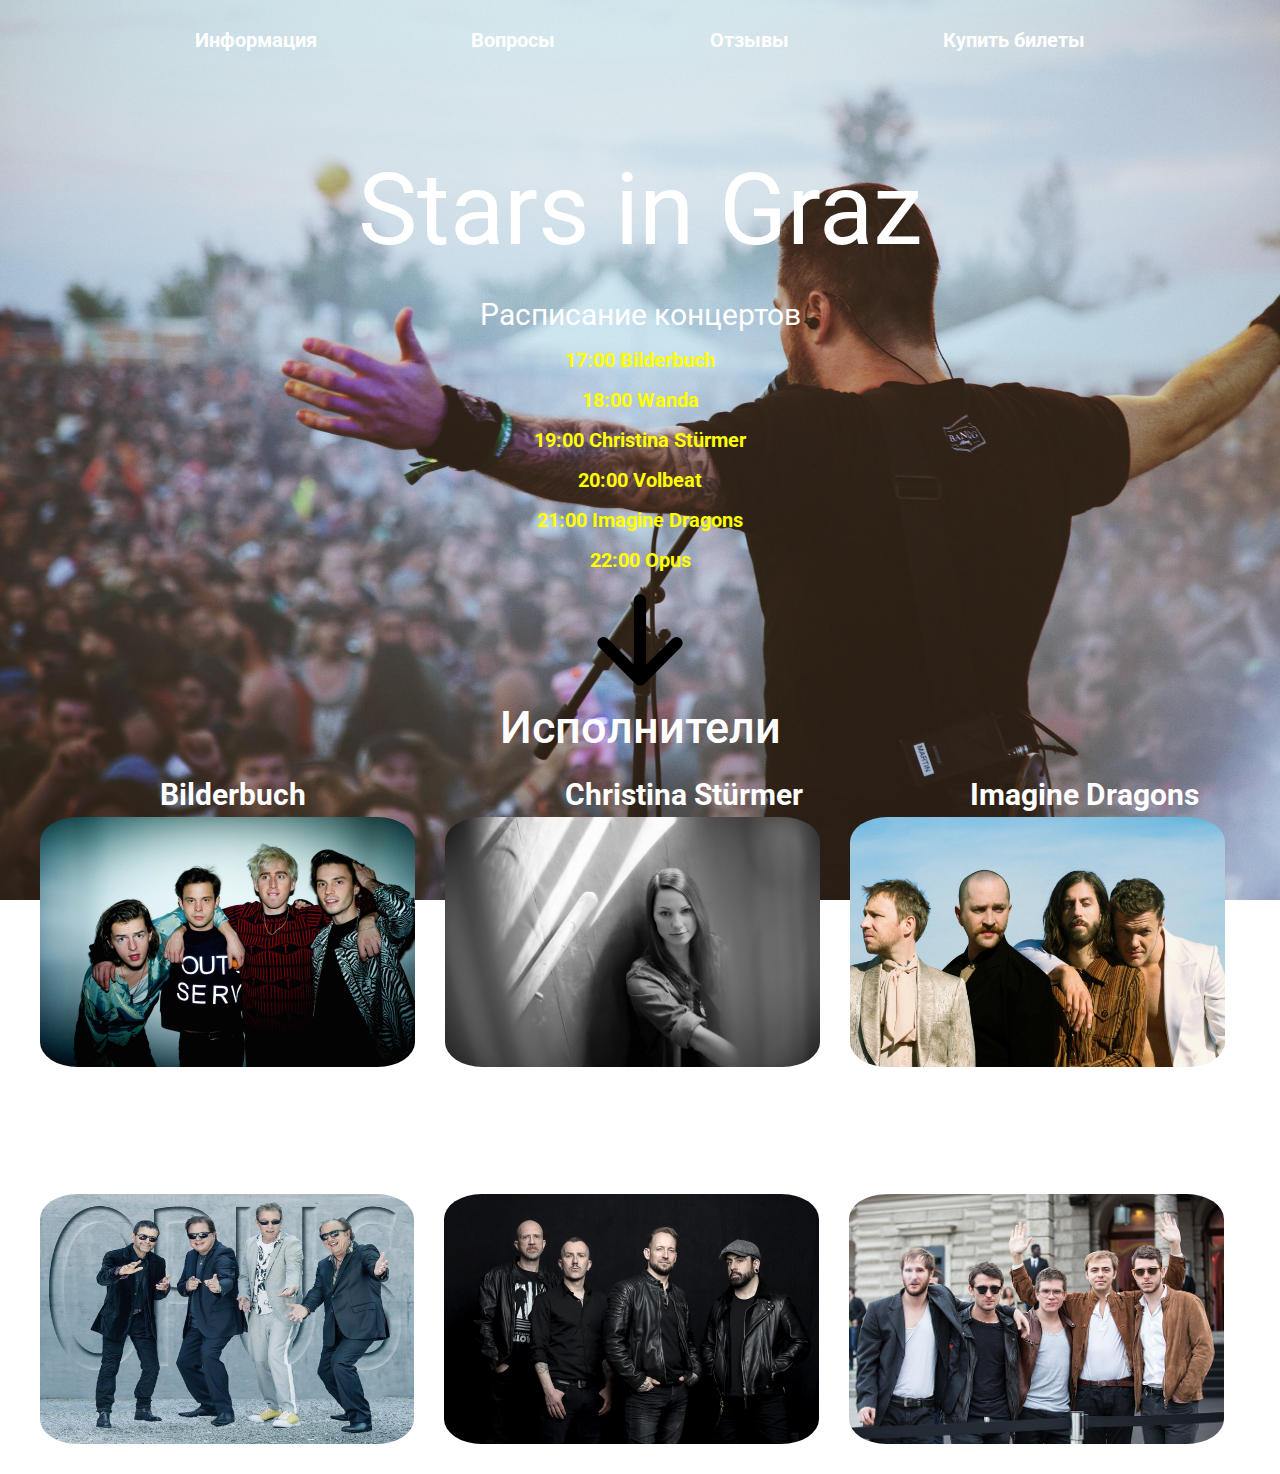
<file: index.html>
<!DOCTYPE html>
<html lang="en">
<head>
    <meta charset="UTF-8">
    <meta name="viewport" content="width=device-width, initial-scale=1.0">
    <link rel="stylesheet" href="style.css">
    <title>Document</title>
</head>
<body>
    <div class="wrapper">
        <header class="header">
            <div class="header__container _container">
                <nav class="header__menu menu">
                    <ul class="menu__list">
                        <li class="menu__items">
                            <a href="html_pages/header__info/info.html" target="_blank" class="menu__link">Информация</a>
                        </li>
                        <li class="menu__items">
                            <a href="html_pages/header__info/questions.html" target="_blank" class="menu__link">Вопросы</a>
                        </li>
                        <li class="menu__items">
                            <a href="html_pages/header__info/reviews.html" target="_blank" class="menu__link">Отзывы</a>
                        </li>
                        <li class="menu__items">
                            <a href="#" class="menu__link">Купить билеты</a>
                        </li>
                    </ul>
                </nav>    
            </div>
        </header>
        

        <main class="main">
            <div class="main-firstblock first-block">
                <div class="firstblock__container _container">
                    <div class="main__concert__schedule">
                        <h1 class="main__header">Stars in Graz</h1>
                        <div class="main__concert__pargraph">
                            <p class="main__paragraph">Расписание концертов<p></p>
                        </div>
                        <ul class="main__items">
                            <li class="main__item">17:00 Bilderbuch</li>
                            <li class="main__item">18:00 Wanda</li>
                            <li class="main__item">19:00 Christina Stürmer</li>
                            <li class="main__item">20:00 Volbeat</li>
                            <li class="main__item">21:00 Imagine Dragons</li>
                            <li class="main__item">22:00 Opus</li>
                        </ul>
                    </div>

                    <div class="main__image">
                        <img class="main__image__arrow" src="img/favicons/arrow-down.svg" alt="doesn't work">
                    </div> 
                </div>
            </div>
            <div class="main__content content">
                <div class="content__container _container">
                    <div class="main__announcement">
                        <h2>Исполнители</h2>
                    </div>
                    <div class="content__row">
                        <div class="content__column">
                            <h2 class="main__title__1">Bilderbuch</h2>
                            <div class="content__image">
                                <a href="html_pages/bilderbuch.html" target="_blank"><img class="main__image__1" src="img/artists/bilderbuch.jpg" alt="doesn't work"></a>
                            </div>
                        </div>
                        
                            <div class="content__column">
                                <h2 class="main__title__1">Christina Stürmer</h2>
                                <div class="content__image">
                                    <a href="html_pages/christina.html" target="_blank"><img class="main__image__2" src="img/artists/christina-sturmer3.jpg" alt="doesn't work"></a>
                                </div>
                            </div>
                            <div class="content__column">
                                <h2 class="main__title__1">Imagine Dragons</h2>
                                <div class="content__image">
                                    <a href="html_pages/imagine.html" target="_blank"><img class="main__image__3" src="img/artists/imagine-dragons.jpg" alt="doesn't work"></a>
                                </div>
                            </div>
                        <div class="content__column">
                            <h2 class="main__title__1">Opus</h2>
                                <div class="content__image">
                                    <a href="html_pages/opus.html" target="_blank"><img class="main__image__4" src="img/artists/opus.jpg" alt="doesn't work"></a>
                                </div>
                        </div>
                        <div class="content__column">
                            <h2 class="main__title__1">Volbeat</h2>
                                <div class="content__image">
                                    <a href="html_pages/opus.html" target="_blank"><img class="main__image__4" src="img/artists/volbeat2.jpg" alt="doesn't work"></a>
                                </div>
                        </div>
                        <div class="content__column">
                            <h2 class="main__title__1">Wanda</h2>
                                <div class="content__image">
                                    <a href="html_pages/wanda.html" target="_blank"><img class="main__image__6" src="img/artists/wanda3.jpg" alt="doesn't work"></a>
                                </div>
                        </div>
                    </div>
                    
            </div>
        </main>

        
    </div>
</body>
</html>
</file>
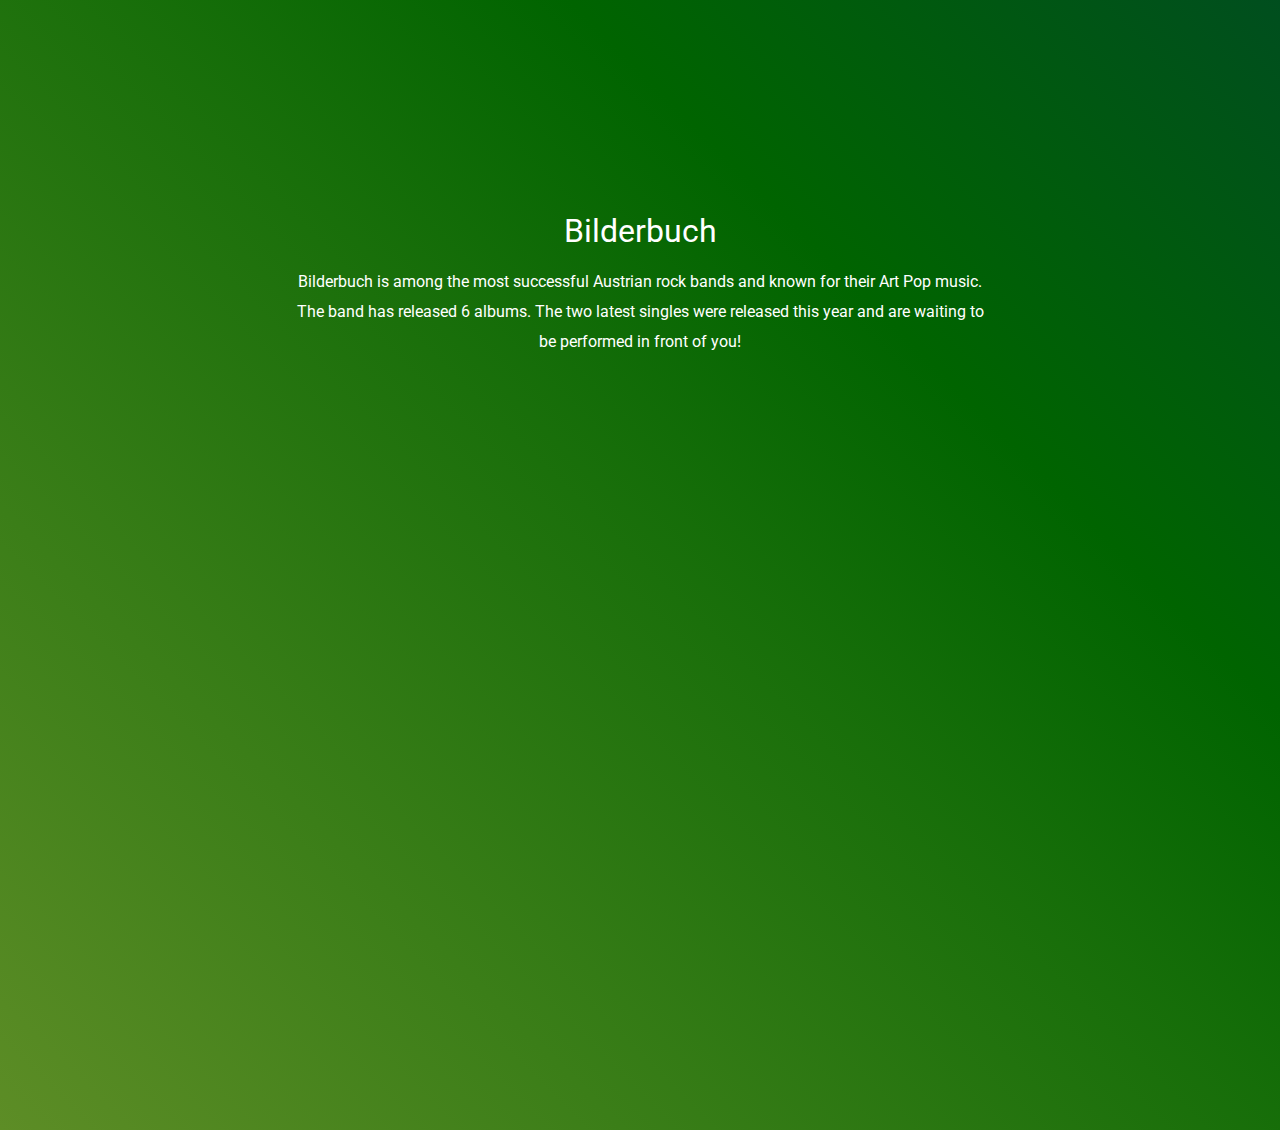
<file: html_pages/bilderbuch.html>
<!DOCTYPE html>
<html lang="en">
<head>
    <meta charset="UTF-8">
    <meta name="viewport" content="width=device-width, initial-scale=1.0">
    <link rel="stylesheet" href="../css_pages/bilderbuch.css">
    <title>Bilderbuch</title>
</head>
<body>
    <main class="main">
        <div class="main__block">
            <div class="main__block__container _container">
                <div class="main__title">
                    <h1>Bilderbuch</h1>
                    <p class="main__paragraph">Bilderbuch is among the most successful Austrian rock bands and known for their Art Pop music.
                        The band has released 6 albums.
                        The two latest singles were released this year and are waiting to be performed in front of you!</p>
                </div>
            </div>
        </div>
    </main>
</body>
</html>
</file>
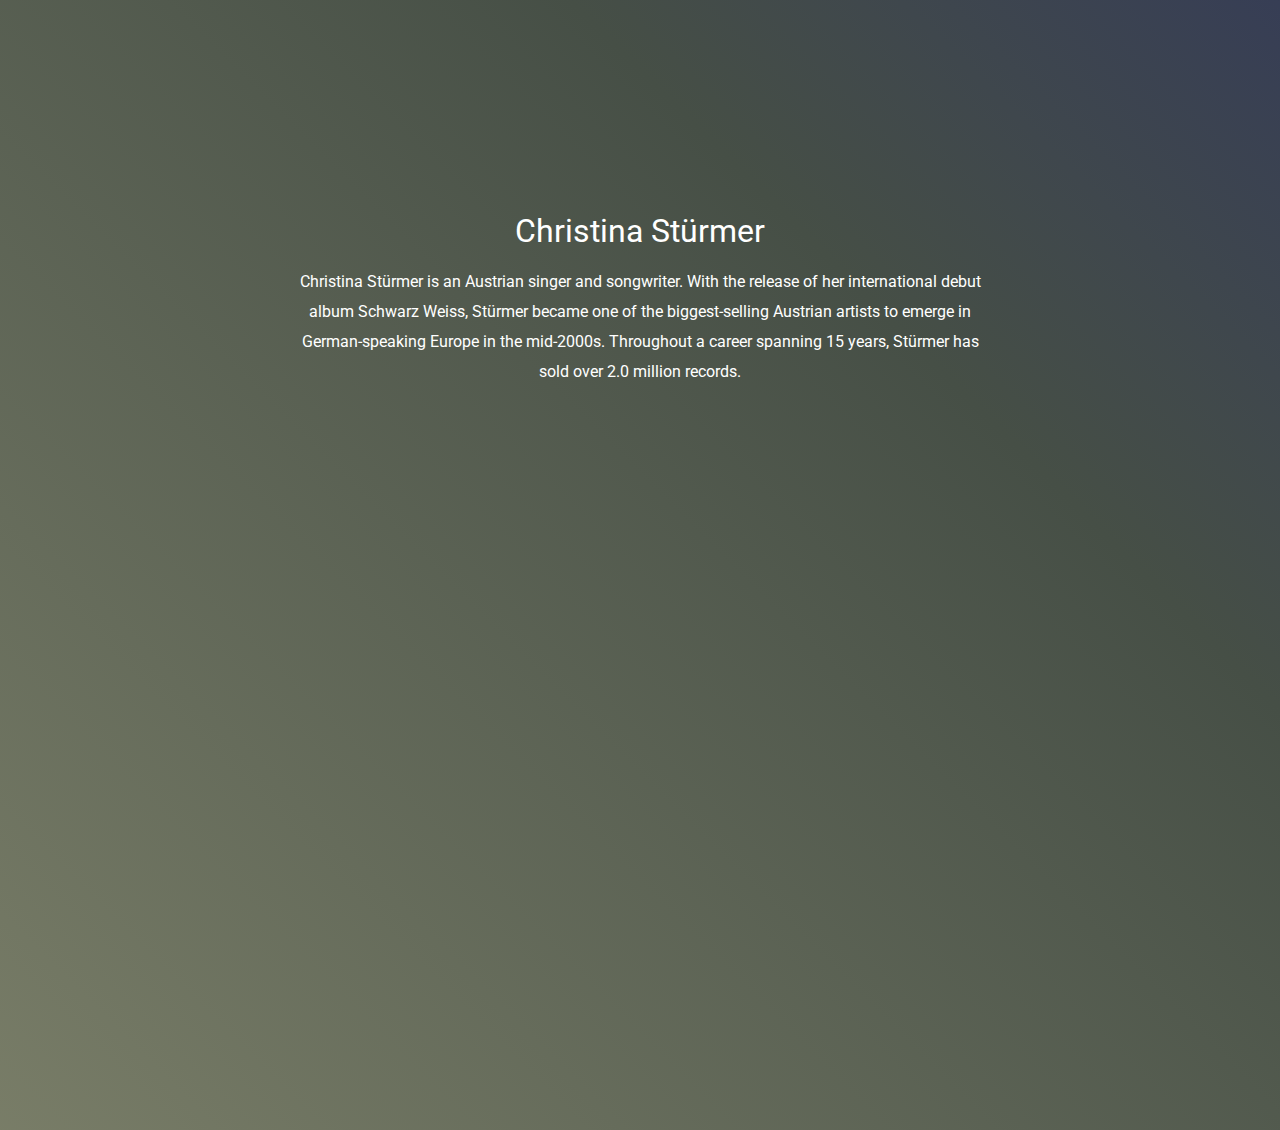
<file: html_pages/christina.html>
<!DOCTYPE html>
<html lang="en">
<head>
    <meta charset="UTF-8">
    <meta name="viewport" content="width=device-width, initial-scale=1.0">
    <link rel="stylesheet" href="../css_pages/christina.css">
    <title>Christina Sturmer</title>
</head>
<body>
    <main class="main">
        <div class="main__block">
            <div class="main__block__container _container">
                <div class="main__title">
                    <h1>Christina Stürmer</h1>
                    <p class="main__paragraph">Christina Stürmer is an Austrian singer and songwriter.
                        With the release of her international debut album Schwarz Weiss, Stürmer became one of the biggest-selling Austrian artists to emerge in German-speaking Europe in the mid-2000s.
                        Throughout a career spanning 15 years, Stürmer has sold over 2.0 million records.</p>
                </div>
            </div>
        </div>
    </main>
</body>
</html>
</file>
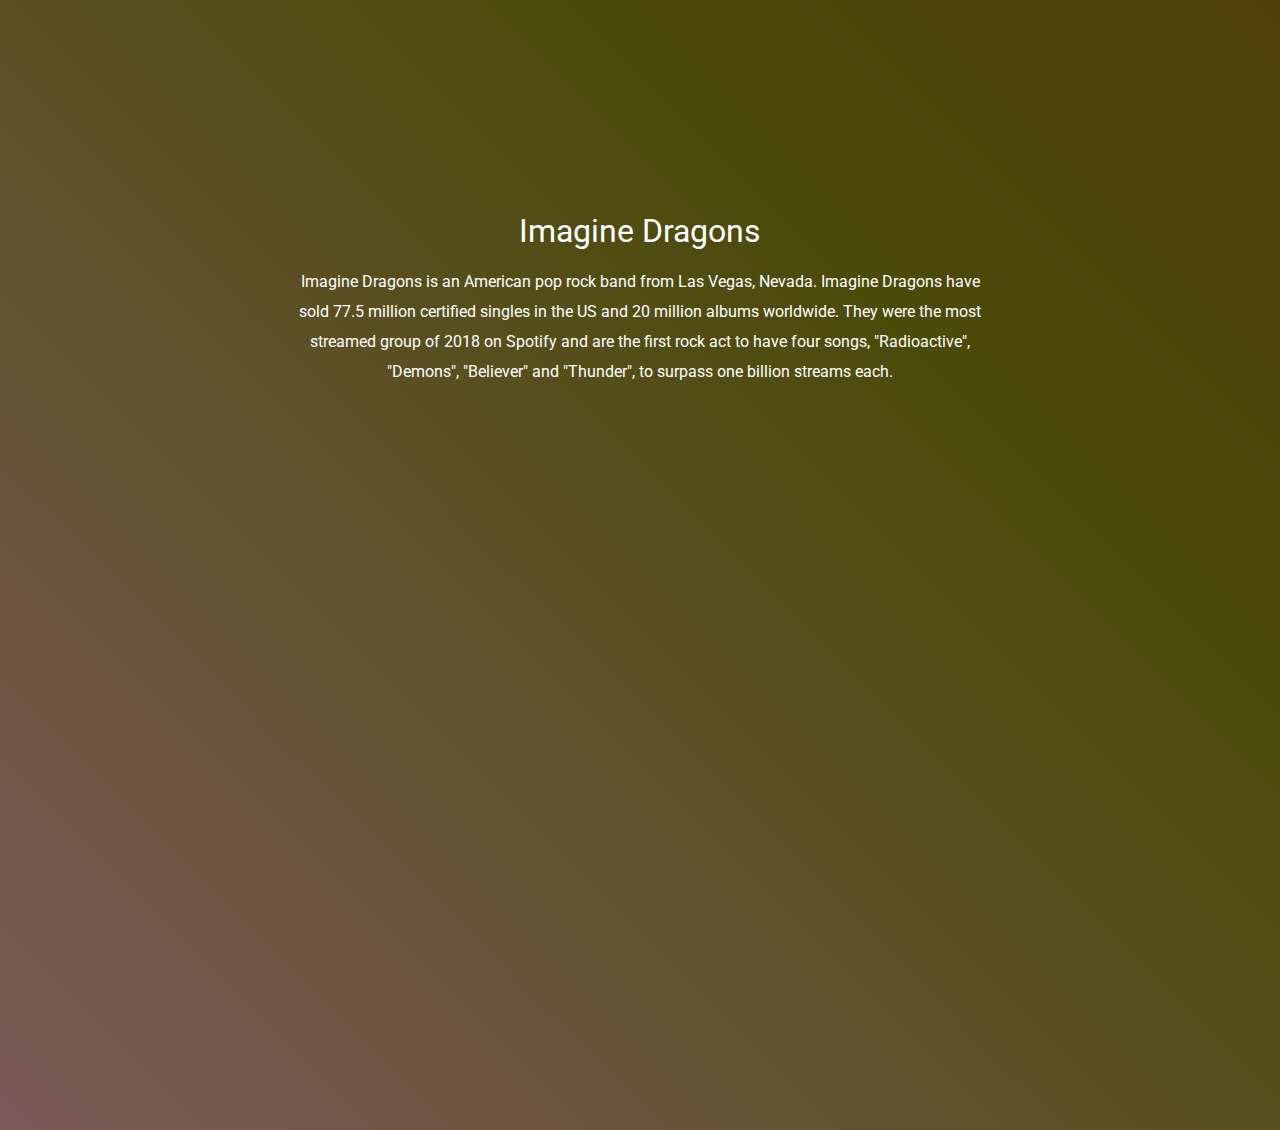
<file: html_pages/imagine.html>
<!DOCTYPE html>
<html lang="en">
<head>
    <meta charset="UTF-8">
    <meta name="viewport" content="width=device-width, initial-scale=1.0">
    <link rel="stylesheet" href="../css_pages/imagine.css">
    <title>Imagine Dragons</title>
</head>
<body>
    <main class="main">
        <div class="main__block">
            <div class="main__block__container _container">
                <div class="main__title">
                    <h1>Imagine Dragons</h1>
                    <p class="main__paragraph">Imagine Dragons is an American pop rock band from Las Vegas, Nevada.
                        Imagine Dragons have sold 77.5 million certified singles in the US and 20 million albums worldwide.
                        They were the most streamed group of 2018 on Spotify and are the first rock act to have four songs, "Radioactive", "Demons", "Believer" and "Thunder", to surpass one billion streams each.</p>
                </div>
            </div>
        </div>
    </main>
</body>
</html>
</file>
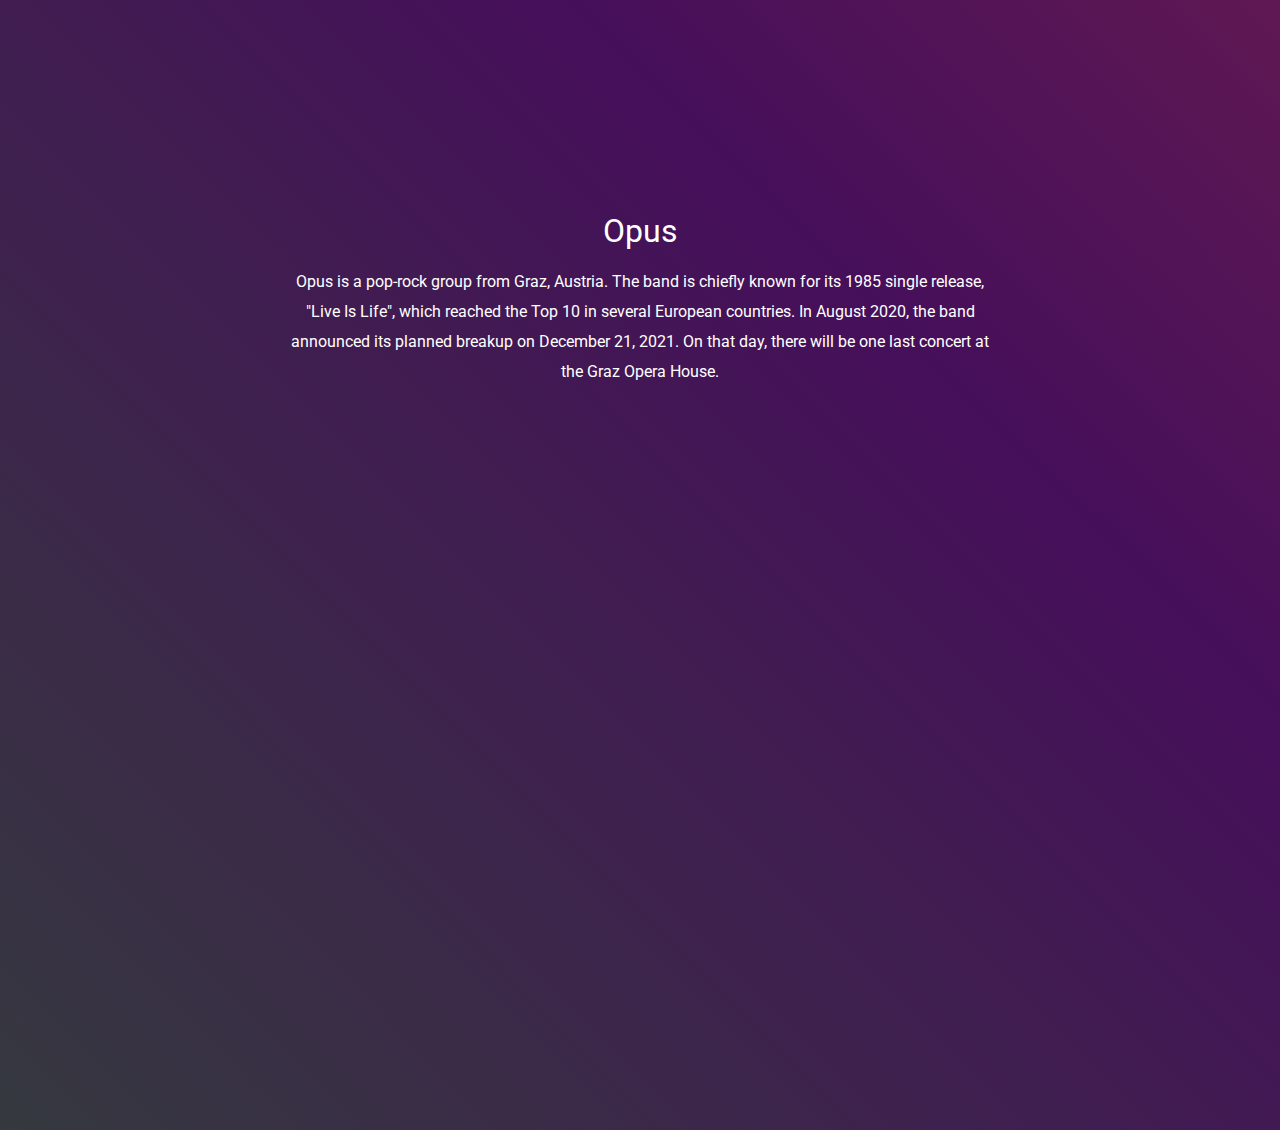
<file: html_pages/opus.html>
<!DOCTYPE html>
<html lang="en">
<head>
    <meta charset="UTF-8">
    <meta name="viewport" content="width=device-width, initial-scale=1.0">
    <link rel="stylesheet" href="../css_pages/opus.css">
    <title>Opus</title>
</head>
<body>
    <main class="main">
        <div class="main__block">
            <div class="main__block__container _container">
                <div class="main__title">
                    <h1>Opus</h1>
                    <p class="main__paragraph">Opus is a pop-rock group from Graz, Austria.
                        The band is chiefly known for its 1985 single release, "Live Is Life", which reached the Top 10 in several European countries.
                        In August 2020, the band announced its planned breakup on December 21, 2021. On that day, there will be one last concert at the Graz Opera House.</p>
                </div>
            </div>
        </div>
    </main>
</body>
</html>
</file>
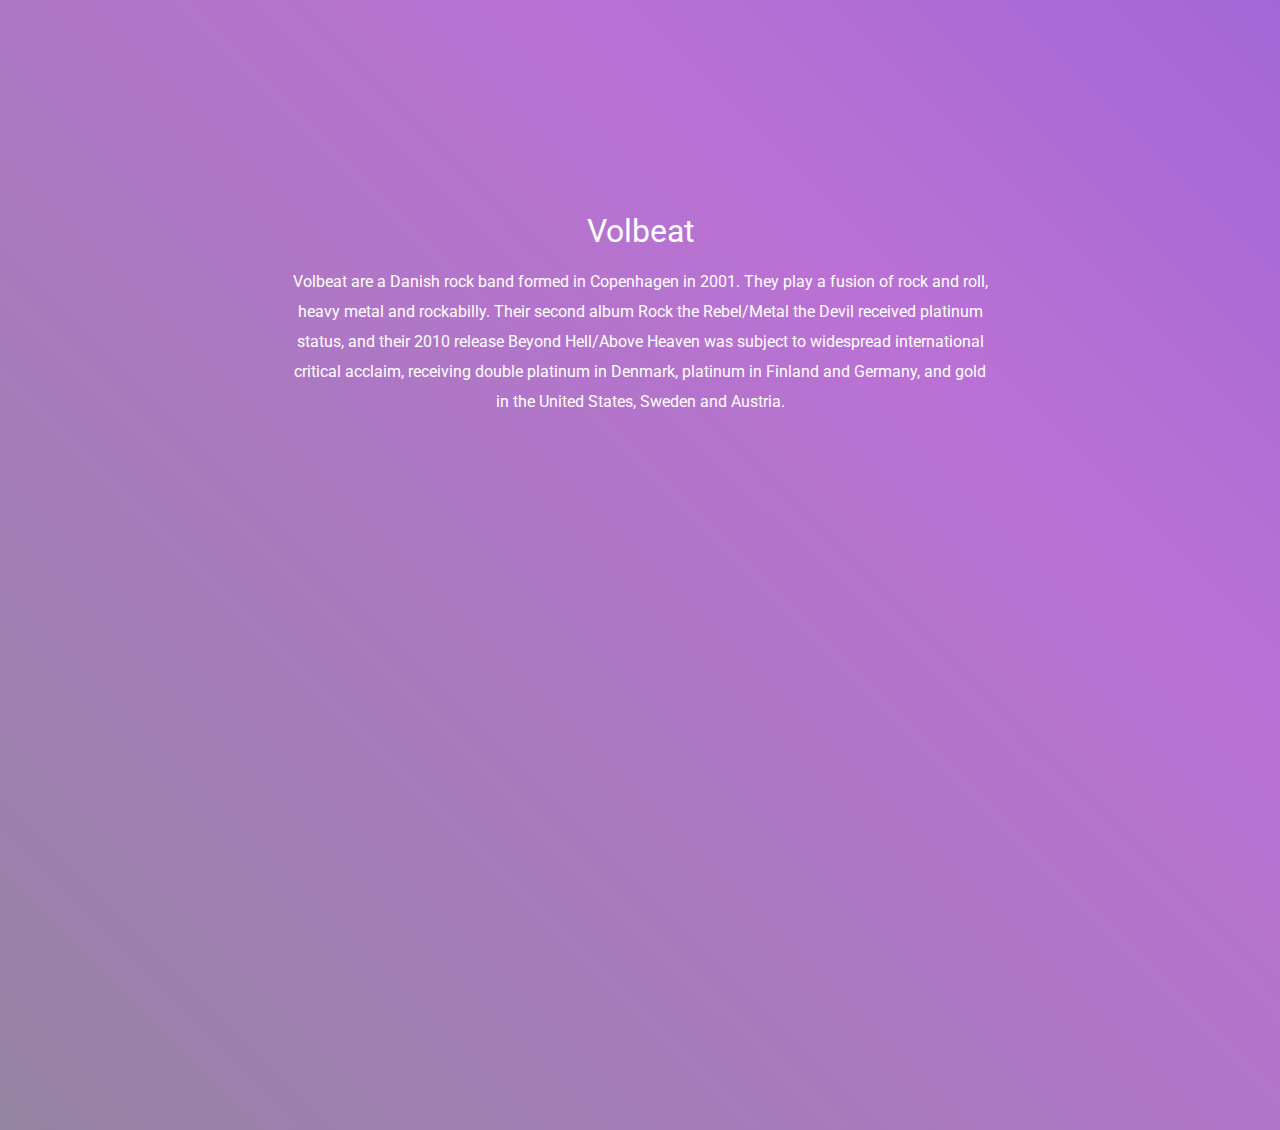
<file: html_pages/volbeat.html>
<!DOCTYPE html>
<html lang="en">
<head>
    <meta charset="UTF-8">
    <meta name="viewport" content="width=device-width, initial-scale=1.0">
    <link rel="stylesheet" href="../css_pages/volbeat.css">
    <title>Volbeat</title>
</head>
<body>
    <main class="main">
        <div class="main__block">
            <div class="main__block__container _container">
                <div class="main__title">
                    <h1>Volbeat</h1>
                    <p class="main__paragraph">Volbeat are a Danish rock band formed in Copenhagen in 2001.
                        They play a fusion of rock and roll, heavy metal and rockabilly.
                        Their second album Rock the Rebel/Metal the Devil received platinum status, and their 2010 release Beyond Hell/Above Heaven was subject to widespread international critical acclaim, receiving double platinum in Denmark, platinum in Finland and Germany, and gold in the United States, Sweden and Austria.</p>
                </div>
            </div>
        </div>
    </main>
</body>
</html>
</file>
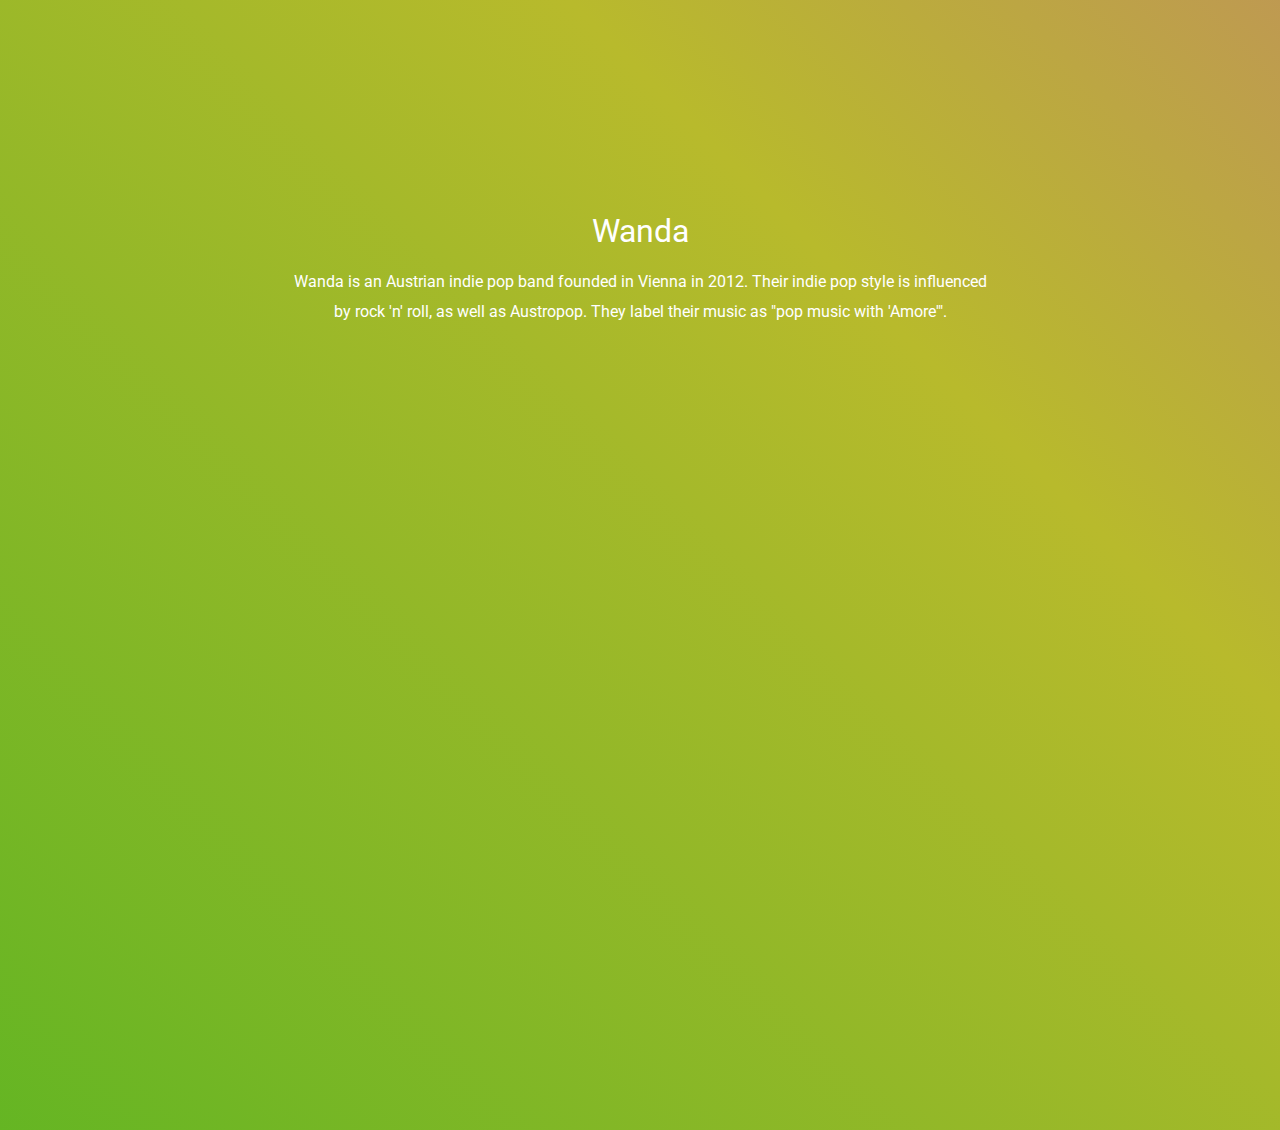
<file: html_pages/wanda.html>
<!DOCTYPE html>
<html lang="en">
<head>
    <meta charset="UTF-8">
    <meta name="viewport" content="width=device-width, initial-scale=1.0">
    <link rel="stylesheet" href="../css_pages/wanda.css">
    <title>Wanda</title>
</head>
<body>
    <main class="main">
        <div class="main__block">
            <div class="main__block__container _container">
                <div class="main__title">
                    <h1>Wanda</h1>
                    <p class="main__paragraph">Wanda is an Austrian indie pop band founded in Vienna in 2012.
                        Their indie pop style is influenced by rock 'n' roll, as well as Austropop.
                        They label their music as "pop music with 'Amore'".</p>
                </div>
            </div>
        </div>
    </main>
</body>
</html>
</file>
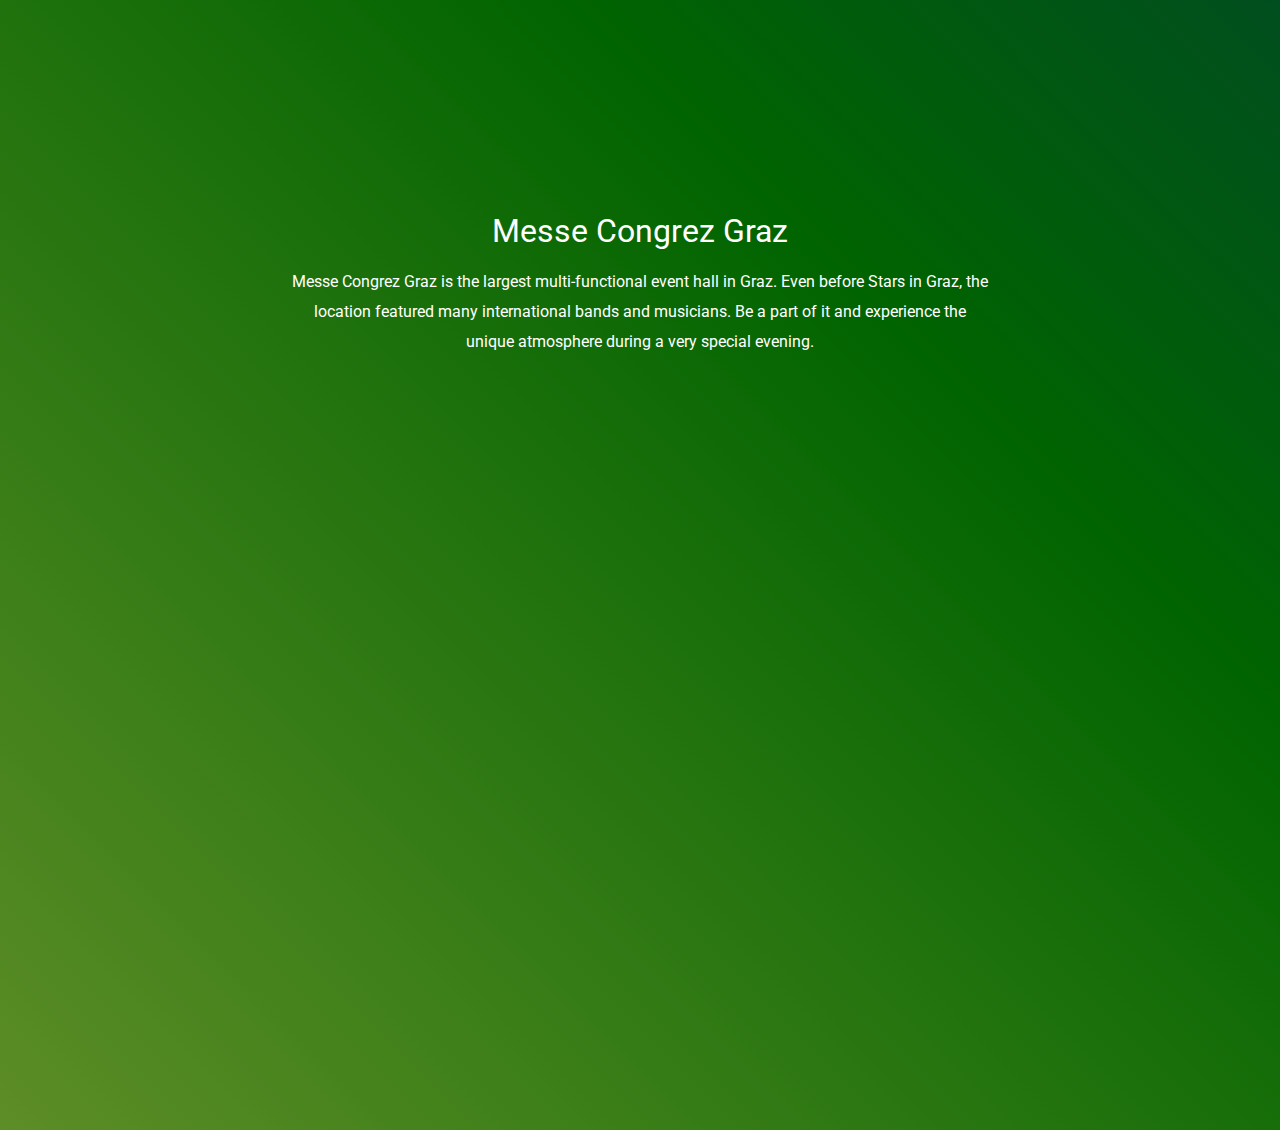
<file: html_pages/header__info/info.html>
<!DOCTYPE html>
<html lang="en">
<head>
    <meta charset="UTF-8">
    <meta name="viewport" content="width=device-width, initial-scale=1.0">
    <link rel="stylesheet" href="../../css_pages/header__info/info.css">
    <title>Document</title>
</head>
<body>
    <main class="main">
        <div class="main__block">
            <div class="main__block__container _container">
                <div class="main__title">
                    <h1>Messe Congrez Graz</h1>
                    <p class="main__paragraph">Messe Congrez Graz is the largest multi-functional event hall in Graz.
                        Even before Stars in Graz, the location featured many international bands and musicians.
                        Be a part of it and experience the unique atmosphere during a very special evening.
                        </p>
                </div>
            </div>
        </div>
    </main>
</body>
</html>
</file>
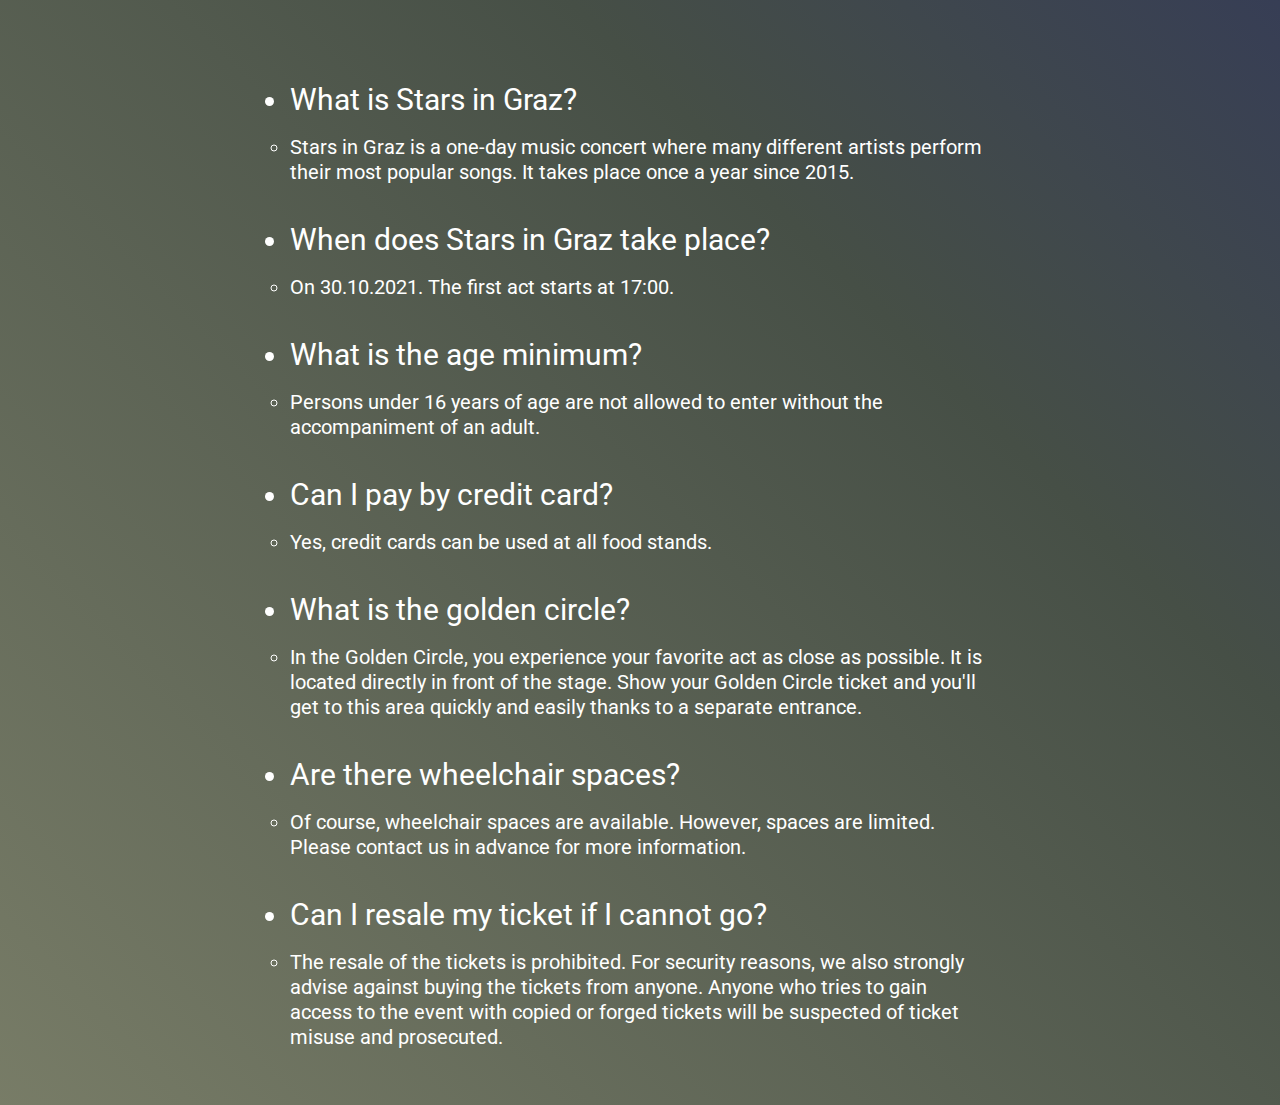
<file: html_pages/header__info/questions.html>
<!DOCTYPE html>
<html lang="en">
<head>
    <meta charset="UTF-8">
    <meta name="viewport" content="width=device-width, initial-scale=1.0">
    <link rel="stylesheet" href="../../css_pages/header__info/questions.css">
    <title>Document</title>
</head>
<body>
    <main class="main">
        <div class="main__block">
            <div class="main__block__container _container">
                <div class="main__title">
                    <ul class="main__menu__list">
                        <li class="main__menu__item">What is Stars in Graz?</li>
                        <ul class="main__menu__list__2">
                            <li class="main__menu__list__2">Stars in Graz is a one-day music concert where many different artists perform their most popular songs.
                                It takes place once a year since 2015.</li>
                        </ul>
                    </ul>

                    <ul class="main__menu__list">
                        <li class="main__menu__item">When does Stars in Graz take place?</li>
                        <ul class="main__menu__list__2">
                            <li class="main__menu__list__2">On 30.10.2021.
                                The first act starts at 17:00.
                                </li>
                        </ul>
                    </ul>

                    <ul class="main__menu__list">
                        <li class="main__menu__item">What is the age minimum?</li>
                        <ul class="main__menu__list__2">
                            <li class="main__menu__list__2">Persons under 16 years of age are not allowed to enter without the accompaniment of an adult.</li>
                        </ul>
                    </ul>

                    <ul class="main__menu__list">
                        <li class="main__menu__item">Can I pay by credit card?</li>
                        <ul class="main__menu__list__2">
                            <li class="main__menu__list__2">Yes, credit cards can be used at all food stands.</li>
                        </ul>
                    </ul>

                    <ul class="main__menu__list">
                        <li class="main__menu__item">What is the golden circle?</li>
                        <ul class="main__menu__list__2">
                            <li class="main__menu__list__2">In the Golden Circle, you experience your favorite act as close as possible.
                                It is located directly in front of the stage.
                                Show your Golden Circle ticket and you'll get to this area quickly and easily thanks to a separate entrance.</li>
                        </ul>
                    </ul>
                    <ul class="main__menu__list">
                        <li class="main__menu__item">Are there wheelchair spaces?</li>
                        <ul class="main__menu__list__2">
                            <li class="main__menu__list__2">Of course, wheelchair spaces are available.
                                However, spaces are limited. Please contact us in advance for more information.</li>
                        </ul>
                    </ul>
                    <ul class="main__menu__list">
                        <li class="main__menu__item">Can I resale my ticket if I cannot go?</li>
                        <ul class="main__menu__list__2">
                            <li class="main__menu__list__2">The resale of the tickets is prohibited.
                                For security reasons, we also strongly advise against buying the tickets from anyone.
                                Anyone who tries to gain access to the event with copied or forged tickets will be suspected of ticket misuse and prosecuted.</li>
                        </ul>
                    </ul>
                </div>
            </div>
        </div>
    </main>
</body>
</html>
</file>
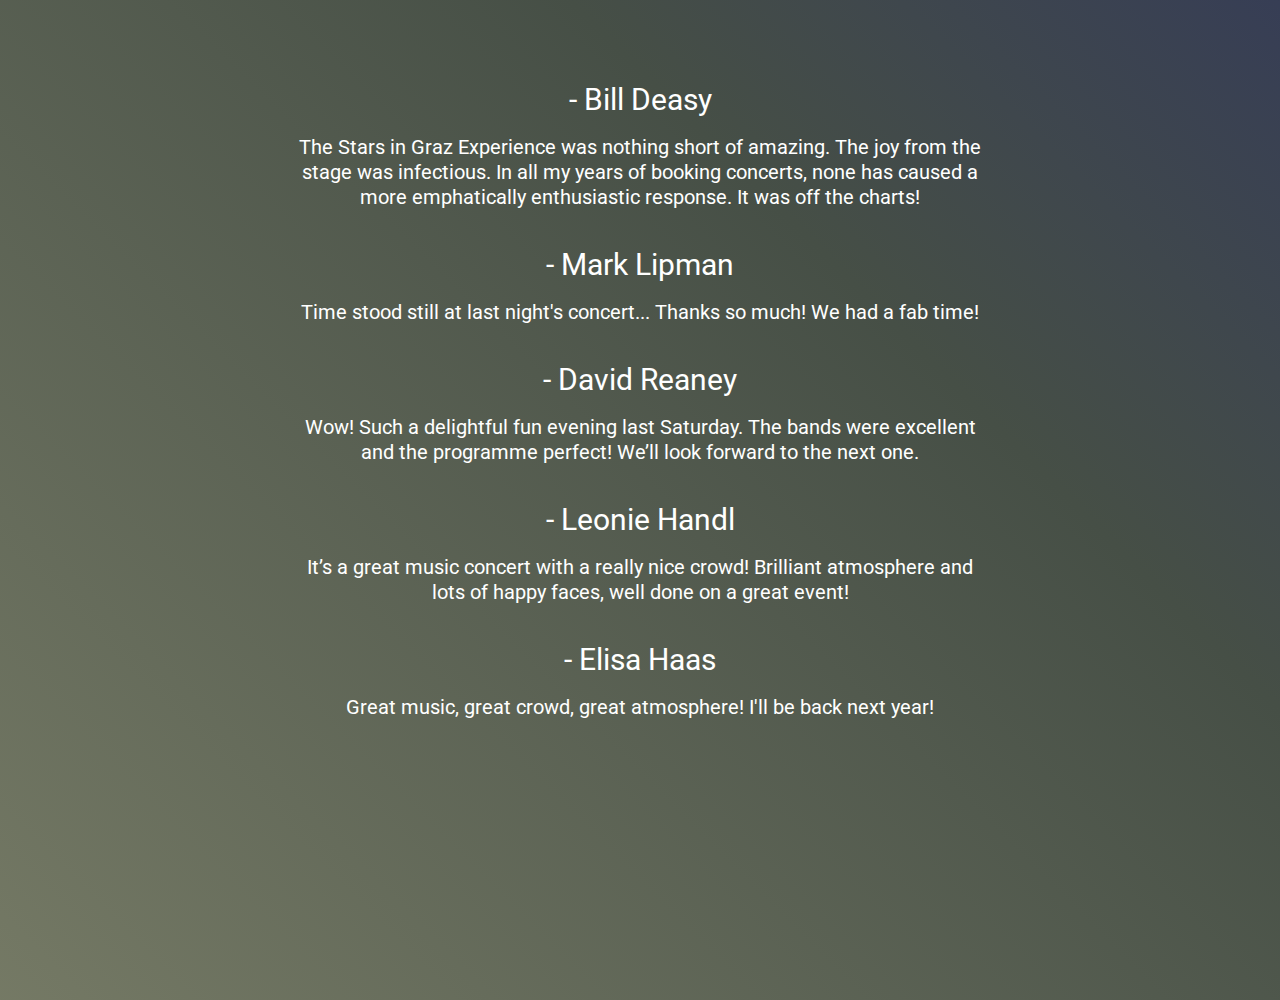
<file: html_pages/header__info/reviews.html>
<!DOCTYPE html>
<html lang="en">
<head>
    <meta charset="UTF-8">
    <meta name="viewport" content="width=device-width, initial-scale=1.0">
    <link rel="stylesheet" href="../../css_pages/header__info/reviews.css">
    <title>Document</title>
</head>
<body>
    <main class="main">
        <div class="main__block">
            <div class="main__block__container _container">
                <div class="main__title">
                    <ul class="main__menu__list">
                        <li class="main__menu__item">- Bill Deasy</li>
                        <ul class="main__menu__list__2">
                            <li class="main__menu__list__2">The Stars in Graz Experience was nothing short of amazing.
                                The joy from the stage was infectious.
                                In all my years of booking concerts, none has caused a more emphatically enthusiastic response.
                                It was off the charts!</li>
                        </ul>
                    </ul>

                    <ul class="main__menu__list">
                        <li class="main__menu__item">- Mark Lipman</li>
                        <ul class="main__menu__list__2">
                            <li class="main__menu__list__2">Time stood still at last night's concert... Thanks so much! We had a fab time!</li>
                        </ul>
                    </ul>

                    <ul class="main__menu__list">
                        <li class="main__menu__item">- David Reaney</li>
                        <ul class="main__menu__list__2">
                            <li class="main__menu__list__2">Wow! Such a delightful fun evening last Saturday.
                                The bands were excellent and the programme perfect!
                                We’ll look forward to the next one.</li>
                        </ul>
                    </ul>

                    <ul class="main__menu__list">
                        <li class="main__menu__item">- Leonie Handl</li>
                        <ul class="main__menu__list__2">
                            <li class="main__menu__list__2">It’s a great music concert with a really nice crowd!
                                Brilliant atmosphere and lots of happy faces, well done on a great event!</li>
                        </ul>
                    </ul>

                    <ul class="main__menu__list">
                        <li class="main__menu__item">- Elisa Haas</li>
                        <ul class="main__menu__list__2">
                            <li class="main__menu__list__2">Great music, great crowd, great atmosphere!
                                I'll be back next year!</li>
                        </ul>
                    </ul>
                </div>
            </div>
        </div>
    </main>
</body>
</html>
</file>
<file: style.css>
@import url('https://fonts.googleapis.com/css2?family=DM+Sans:ital,opsz,wght@0,9..40,100;0,9..40,200;0,9..40,300;0,9..40,400;0,9..40,500;0,9..40,600;0,9..40,700;0,9..40,800;0,9..40,900;0,9..40,1000;1,9..40,100;1,9..40,200;1,9..40,300;1,9..40,400;1,9..40,500;1,9..40,600;1,9..40,700;1,9..40,800;1,9..40,900;1,9..40,1000&family=Roboto:ital,wght@0,100;0,300;0,400;0,500;0,700;0,900;1,100;1,300;1,400;1,500;1,700;1,900&display=swap');


/* CSS reset style */
*{
	padding: 0;
	margin: 0;
	border: 0;     
    color: #FFFFFF;
    font-family: 'DM Sans', sans-serif;
    font-family: 'Roboto', sans-serif;
}
*, *:before, *:after{
	-moz-box-sizing: border-box;
	-webkit-box-sizing: border-box;
	box-sizing: border-box;
}
:focus, :active{outline: none;}
a:focus, a:active{outline: none;}

nav,footer,header,aside{display: block;}


html, body{
	height: 100%;
	width: 100%;
	font-style: 100%;
	line-height: 1;
	font-style: 14px;
	-ms-text-size-adjust: 100%;
	-moz-text-size-adjust: 100%;
	-webkit-text-size-adjust: 100%;
}
input, button, textarea{font-family: inherit;}

input::-ms-clear{display:none;}
button{cursor: pointer;}
button::-moz-focus-inner{padding: 0;border: 0;}
a, a:visited{text-decoration: none;}
a:hover{text-decoration: none;}
ul li{list-style-type: none;}
img{vertical-align: top;}

h1,h2, h3, h4, h5, h6{font-style: inherit; font-weight: 400;}

/* CSS reset style */


body {
    overflow-x: hidden;
    background-image: url(img/background/marc-olivier-paquin-2_RQhbu0ZDQ-unsplash.jpg);
    background-repeat: no-repeat;
    background-position: center;
    background-attachment: fixed;
    background-size: cover;
}



._container {
    max-width: 1200px;
    margin: 0 auto;
    padding: 0px 15px;
    box-sizing: content-box;
}


.header__container {
    margin-top: 30px;
    margin-bottom: 50px;
    min-height: 80px;
}



.menu__list {
    display: flex;
    justify-content: space-evenly;
    font-weight: 700;
}

.menu__link:hover {
    color: rgb(224, 224, 63);
    transition: all 0.1s ease 0.1s;
}

.menu__link {
    font-size: 20px;
}

.main-firstblock {
    display: flex;
}

.main__header { 
    font-size: 100px;
    margin-bottom: 40px;
}

.main__concert__pargraph {
    display: flex;
    justify-content: center;
    margin-bottom: 20px;
    font-size: 30px;
}


.main__items {
    display: flex;
    align-items: center;
    flex-direction: column;
    margin-bottom: 5px;
}



.main__item {
    margin-bottom: 20px;
    font-size: 20px;
    font-weight: 700;
    color: yellow;
}

.main__item:last-child{
    margin-bottom: 0px;
}

.main__image {
    display: flex;
    justify-content: center;
}


.main__announcement {
    display: flex;
    margin-bottom: 30px;
    justify-content: center;
    font-size: 30px;
}

.main__announcement h2 {
    font-weight: 500;
}

.main__content  {
    display: flex;
    flex-direction: column;
    align-items: center;
}

.main__image__1 {
    display: flex;
    margin-bottom: 60px;
}

.main__title__1{
    font-weight: 700;
    font-size: 30px;
    transform: translateX(120px);
    margin-bottom: 7px;
}

.main__image__1 {
    min-width: 150px;
    max-height: 250px;
    border-radius: 10%;
}







.main__image__2 {
    min-width: 150px;
    max-height: 250px;
    border-radius: 10%;
}


.main__image__3 {
    min-width: 150px;
    max-height: 250px;
    border-radius: 10%;
}





.main__image__4 {
    min-width: 374px;
    max-height: 250px;
    border-radius: 10%;
}


.main__image__6 {
    min-width: 374px;
    max-height: 250px;
    border-radius: 10%;
}


.content__row {
    display: flex;
    flex-wrap: wrap;
    margin: 0px -15px -30px;
}

.content__column {
    padding: 0px 15px;
    margin: 0px 0px 30px 0px;
    flex: 0 1 25%;
}

.content__column:hover {
    transform: scale(1.1);
}







@media (max-width: 768px) {
    .menu__list {
        justify-content: space-around;
    }

    ._container {
        display: flex;
        flex-direction: column;
        align-items: space-between;
        box-sizing: content-box;
        overflow-y: hidden !important;
    }

    .content__row {
        justify-content: center;
    }
    
    
}


@media (max-width: 360px) {
    
    .menu__items {
        margin-bottom: 20px;
    }

    .menu__list {
        display: flex;
        flex-wrap: wrap;
        margin: 0px -15px -30px;
    }

    .main__header {
        text-align: center;
    }
}
</file>
<file: css_pages/bilderbuch.css>
@import url('https://fonts.googleapis.com/css2?family=DM+Sans:ital,opsz,wght@0,9..40,100;0,9..40,200;0,9..40,300;0,9..40,400;0,9..40,500;0,9..40,600;0,9..40,700;0,9..40,800;0,9..40,900;0,9..40,1000;1,9..40,100;1,9..40,200;1,9..40,300;1,9..40,400;1,9..40,500;1,9..40,600;1,9..40,700;1,9..40,800;1,9..40,900;1,9..40,1000&family=Roboto:ital,wght@0,100;0,300;0,400;0,500;0,700;0,900;1,100;1,300;1,400;1,500;1,700;1,900&display=swap');



*{
	padding: 0;
	margin: 0;
	border: 0;     
    color: #FFFFFF;
    font-family: 'DM Sans', sans-serif;
    font-family: 'Roboto', sans-serif;
}
*, *:before, *:after{
	-moz-box-sizing: border-box;
	-webkit-box-sizing: border-box;
	box-sizing: border-box;
}
:focus, :active{outline: none;}
a:focus, a:active{outline: none;}

nav,footer,header,aside{display: block;}


html, body{
	height: 100%;
	width: 100%;
	font-style: 100%;
	line-height: 1;
	font-style: 14px;
	-ms-text-size-adjust: 100%;
	-moz-text-size-adjust: 100%;
	-webkit-text-size-adjust: 100%;
}
input, button, textarea{font-family: inherit;}

input::-ms-clear{display:none;}
button{cursor: pointer;}
button::-moz-focus-inner{padding: 0;border: 0;}
a, a:visited{text-decoration: none;}
a:hover{text-decoration: none;}
ul li{list-style-type: none;}
img{vertical-align: top;}

h1,h2, h3, h4, h5, h6{font-style: inherit; font-weight: 400;}



._container {
	max-width: 700px;
    margin: 0 auto;
    padding: 15px 0px;
    box-sizing: content-box;
	margin-top: 200px;
	min-height: 100vh;
}

.main {
	display: flex;
	justify-content: center;
}

.main__title {
	text-align: center;
}

.main__title h1 {
	margin-bottom: 20px;
}

.main__paragraph {
	line-height: 30px;
}


body {
	margin: 0;
	overflow: hidden;
	background: linear-gradient(45deg, rgb(179, 179, 73), darkgreen, darkblue);
	background-size: 300% 300%;
	animation: gradientAnimation 10s linear infinite;
  }

  @keyframes gradientAnimation {
	0% {
	  background-position: 0% 50%;
	}
	50% {
	  background-position: 100% 50%;
	}
	100% {
	  background-position: 0% 50%;
	}
  }
</file>
<file: css_pages/christina.css>
@import url('https://fonts.googleapis.com/css2?family=DM+Sans:ital,opsz,wght@0,9..40,100;0,9..40,200;0,9..40,300;0,9..40,400;0,9..40,500;0,9..40,600;0,9..40,700;0,9..40,800;0,9..40,900;0,9..40,1000;1,9..40,100;1,9..40,200;1,9..40,300;1,9..40,400;1,9..40,500;1,9..40,600;1,9..40,700;1,9..40,800;1,9..40,900;1,9..40,1000&family=Roboto:ital,wght@0,100;0,300;0,400;0,500;0,700;0,900;1,100;1,300;1,400;1,500;1,700;1,900&display=swap');



*{
	padding: 0;
	margin: 0;
	border: 0;     
    color: #FFFFFF;
    font-family: 'DM Sans', sans-serif;
    font-family: 'Roboto', sans-serif;
}
*, *:before, *:after{
	-moz-box-sizing: border-box;
	-webkit-box-sizing: border-box;
	box-sizing: border-box;
}
:focus, :active{outline: none;}
a:focus, a:active{outline: none;}

nav,footer,header,aside{display: block;}


html, body{
	height: 100%;
	width: 100%;
	font-style: 100%;
	line-height: 1;
	font-style: 14px;
	-ms-text-size-adjust: 100%;
	-moz-text-size-adjust: 100%;
	-webkit-text-size-adjust: 100%;
}
input, button, textarea{font-family: inherit;}

input::-ms-clear{display:none;}
button{cursor: pointer;}
button::-moz-focus-inner{padding: 0;border: 0;}
a, a:visited{text-decoration: none;}
a:hover{text-decoration: none;}
ul li{list-style-type: none;}
img{vertical-align: top;}

h1,h2, h3, h4, h5, h6{font-style: inherit; font-weight: 400;}



._container {
	max-width: 700px;
    margin: 0 auto;
    padding: 15px 0px;
    box-sizing: content-box;
	margin-top: 200px;
	min-height: 100vh;
}

.main {
	display: flex;
	justify-content: center;
}

.main__title {
	text-align: center;
}

.main__title h1 {
	margin-bottom: 20px;
}

.main__paragraph {
	line-height: 30px;
}


body {
	margin: 0;
	overflow: hidden;
	background: linear-gradient(45deg, rgb(167, 167, 134),rgb(70, 79, 70), darkblue);
	background-size: 300% 300%;
	animation: gradientAnimation 10s linear infinite;
  }

  @keyframes gradientAnimation {
	0% {
	  background-position: 0% 50%;
	}
	50% {
	  background-position: 100% 50%;
	}
	100% {
	  background-position: 0% 50%;
	}
  }
</file>
<file: css_pages/imagine.css>
@import url('https://fonts.googleapis.com/css2?family=DM+Sans:ital,opsz,wght@0,9..40,100;0,9..40,200;0,9..40,300;0,9..40,400;0,9..40,500;0,9..40,600;0,9..40,700;0,9..40,800;0,9..40,900;0,9..40,1000;1,9..40,100;1,9..40,200;1,9..40,300;1,9..40,400;1,9..40,500;1,9..40,600;1,9..40,700;1,9..40,800;1,9..40,900;1,9..40,1000&family=Roboto:ital,wght@0,100;0,300;0,400;0,500;0,700;0,900;1,100;1,300;1,400;1,500;1,700;1,900&display=swap');



*{
	padding: 0;
	margin: 0;
	border: 0;     
    color: #FFFFFF;
    font-family: 'DM Sans', sans-serif;
    font-family: 'Roboto', sans-serif;
}
*, *:before, *:after{
	-moz-box-sizing: border-box;
	-webkit-box-sizing: border-box;
	box-sizing: border-box;
}
:focus, :active{outline: none;}
a:focus, a:active{outline: none;}

nav,footer,header,aside{display: block;}


html, body{
	height: 100%;
	width: 100%;
	font-style: 100%;
	line-height: 1;
	font-style: 14px;
	-ms-text-size-adjust: 100%;
	-moz-text-size-adjust: 100%;
	-webkit-text-size-adjust: 100%;
}
input, button, textarea{font-family: inherit;}

input::-ms-clear{display:none;}
button{cursor: pointer;}
button::-moz-focus-inner{padding: 0;border: 0;}
a, a:visited{text-decoration: none;}
a:hover{text-decoration: none;}
ul li{list-style-type: none;}
img{vertical-align: top;}

h1,h2, h3, h4, h5, h6{font-style: inherit; font-weight: 400;}





._container {
	max-width: 700px;
    margin: 0 auto;
    padding: 15px 0px;
    box-sizing: content-box;
	margin-top: 200px;
	min-height: 100vh;
}

.main {
	display: flex;
	justify-content: center;
}

.main__title {
	text-align: center;
}

.main__title h1 {
	margin-bottom: 20px;
}

.main__paragraph {
	line-height: 30px;
}


body {
	margin: 0;
	overflow: hidden;
	background: linear-gradient(45deg, rgb(172, 102, 160), rgb(74, 75, 9), rgb(108, 21, 21));
	background-size: 300% 300%;
	animation: gradientAnimation 10s linear infinite;
  }

  @keyframes gradientAnimation {
	0% {
	  background-position: 0% 50%;
	}
	50% {
	  background-position: 100% 50%;
	}
	100% {
	  background-position: 0% 50%;
	}
  }
</file>
<file: css_pages/opus.css>
@import url('https://fonts.googleapis.com/css2?family=DM+Sans:ital,opsz,wght@0,9..40,100;0,9..40,200;0,9..40,300;0,9..40,400;0,9..40,500;0,9..40,600;0,9..40,700;0,9..40,800;0,9..40,900;0,9..40,1000;1,9..40,100;1,9..40,200;1,9..40,300;1,9..40,400;1,9..40,500;1,9..40,600;1,9..40,700;1,9..40,800;1,9..40,900;1,9..40,1000&family=Roboto:ital,wght@0,100;0,300;0,400;0,500;0,700;0,900;1,100;1,300;1,400;1,500;1,700;1,900&display=swap');


*{
	padding: 0;
	margin: 0;
	border: 0;     
    color: #FFFFFF;
    font-family: 'DM Sans', sans-serif;
    font-family: 'Roboto', sans-serif;
}
*, *:before, *:after{
	-moz-box-sizing: border-box;
	-webkit-box-sizing: border-box;
	box-sizing: border-box;
}
:focus, :active{outline: none;}
a:focus, a:active{outline: none;}

nav,footer,header,aside{display: block;}


html, body{
	height: 100%;
	width: 100%;
	font-style: 100%;
	line-height: 1;
	font-style: 14px;
	-ms-text-size-adjust: 100%;
	-moz-text-size-adjust: 100%;
	-webkit-text-size-adjust: 100%;
}
input, button, textarea{font-family: inherit;}

input::-ms-clear{display:none;}
button{cursor: pointer;}
button::-moz-focus-inner{padding: 0;border: 0;}
a, a:visited{text-decoration: none;}
a:hover{text-decoration: none;}
ul li{list-style-type: none;}
img{vertical-align: top;}

h1,h2, h3, h4, h5, h6{font-style: inherit; font-weight: 400;}


._container {
	max-width: 700px;
    margin: 0 auto;
    padding: 15px 0px;
    box-sizing: content-box;
	margin-top: 200px;
	min-height: 100vh;
}

.main {
	display: flex;
	justify-content: center;
}

.main__title {
	text-align: center;
}

.main__title h1 {
	margin-bottom: 20px;
}

.main__paragraph {
	line-height: 30px;
}


body {
	margin: 0;
	overflow: hidden;
	background: linear-gradient(45deg, rgb(37, 95, 38), rgb(70, 15, 90), rgb(185, 57, 57));
	background-size: 300% 300%;
	animation: gradientAnimation 10s linear infinite;
  }

  @keyframes gradientAnimation {
	0% {
	  background-position: 0% 50%;
	}
	50% {
	  background-position: 100% 50%;
	}
	100% {
	  background-position: 0% 50%;
	}
  }
</file>
<file: css_pages/volbeat.css>
@import url('https://fonts.googleapis.com/css2?family=DM+Sans:ital,opsz,wght@0,9..40,100;0,9..40,200;0,9..40,300;0,9..40,400;0,9..40,500;0,9..40,600;0,9..40,700;0,9..40,800;0,9..40,900;0,9..40,1000;1,9..40,100;1,9..40,200;1,9..40,300;1,9..40,400;1,9..40,500;1,9..40,600;1,9..40,700;1,9..40,800;1,9..40,900;1,9..40,1000&family=Roboto:ital,wght@0,100;0,300;0,400;0,500;0,700;0,900;1,100;1,300;1,400;1,500;1,700;1,900&display=swap');



*{
	padding: 0;
	margin: 0;
	border: 0;     
    color: #FFFFFF;
    font-family: 'DM Sans', sans-serif;
    font-family: 'Roboto', sans-serif;
}
*, *:before, *:after{
	-moz-box-sizing: border-box;
	-webkit-box-sizing: border-box;
	box-sizing: border-box;
}
:focus, :active{outline: none;}
a:focus, a:active{outline: none;}

nav,footer,header,aside{display: block;}


html, body{
	height: 100%;
	width: 100%;
	font-style: 100%;
	line-height: 1;
	font-style: 14px;
	-ms-text-size-adjust: 100%;
	-moz-text-size-adjust: 100%;
	-webkit-text-size-adjust: 100%;
}
input, button, textarea{font-family: inherit;}

input::-ms-clear{display:none;}
button{cursor: pointer;}
button::-moz-focus-inner{padding: 0;border: 0;}
a, a:visited{text-decoration: none;}
a:hover{text-decoration: none;}
ul li{list-style-type: none;}
img{vertical-align: top;}

h1,h2, h3, h4, h5, h6{font-style: inherit; font-weight: 400;}


._container {
	max-width: 700px;
    margin: 0 auto;
    padding: 15px 0px;
    box-sizing: content-box;
	margin-top: 200px;
	min-height: 100vh;
}

.main {
	display: flex;
	justify-content: center;
}

.main__title {
	text-align: center;
}

.main__title h1 {
	margin-bottom: 20px;
}

.main__paragraph {
	line-height: 30px;
}


body {
	margin: 0;
	overflow: hidden;
	background: linear-gradient(45deg, rgb(115, 149, 116), rgb(186, 113, 213), rgb(75, 67, 215));
	background-size: 300% 300%;
	animation: gradientAnimation 10s linear infinite;
  }

  @keyframes gradientAnimation {
	0% {
	  background-position: 0% 50%;
	}
	50% {
	  background-position: 100% 50%;
	}
	100% {
	  background-position: 0% 50%;
	}
  }
</file>
<file: css_pages/wanda.css>
@import url('https://fonts.googleapis.com/css2?family=DM+Sans:ital,opsz,wght@0,9..40,100;0,9..40,200;0,9..40,300;0,9..40,400;0,9..40,500;0,9..40,600;0,9..40,700;0,9..40,800;0,9..40,900;0,9..40,1000;1,9..40,100;1,9..40,200;1,9..40,300;1,9..40,400;1,9..40,500;1,9..40,600;1,9..40,700;1,9..40,800;1,9..40,900;1,9..40,1000&family=Roboto:ital,wght@0,100;0,300;0,400;0,500;0,700;0,900;1,100;1,300;1,400;1,500;1,700;1,900&display=swap');



*{
	padding: 0;
	margin: 0;
	border: 0;     
    color: #FFFFFF;
    font-family: 'DM Sans', sans-serif;
    font-family: 'Roboto', sans-serif;
}
*, *:before, *:after{
	-moz-box-sizing: border-box;
	-webkit-box-sizing: border-box;
	box-sizing: border-box;
}
:focus, :active{outline: none;}
a:focus, a:active{outline: none;}

nav,footer,header,aside{display: block;}


html, body{
	height: 100%;
	width: 100%;
	font-style: 100%;
	line-height: 1;
	font-style: 14px;
	-ms-text-size-adjust: 100%;
	-moz-text-size-adjust: 100%;
	-webkit-text-size-adjust: 100%;
}
input, button, textarea{font-family: inherit;}

input::-ms-clear{display:none;}
button{cursor: pointer;}
button::-moz-focus-inner{padding: 0;border: 0;}
a, a:visited{text-decoration: none;}
a:hover{text-decoration: none;}
ul li{list-style-type: none;}
img{vertical-align: top;}

h1,h2, h3, h4, h5, h6{font-style: inherit; font-weight: 400;}



._container {
	max-width: 700px;
    margin: 0 auto;
    padding: 15px 0px;
    box-sizing: content-box;
	margin-top: 200px;
	min-height: 100vh;
}

.main {
	display: flex;
	justify-content: center;
}

.main__title {
	text-align: center;
}

.main__title h1 {
	margin-bottom: 20px;
}

.main__paragraph {
	line-height: 30px;
}


body {
	margin: 0;
	overflow: hidden;
	background: linear-gradient(45deg, rgb(24, 177, 27),rgb(184, 186, 44),rgb(214, 38, 214));
	background-size: 300% 300%;
	animation: gradientAnimation 10s linear infinite;
  }

  @keyframes gradientAnimation {
	0% {
	  background-position: 0% 50%;
	}
	50% {
	  background-position: 100% 50%;
	}
	100% {
	  background-position: 0% 50%;
	}
  }
</file>
<file: css_pages/header__info/info.css>
@import url('https://fonts.googleapis.com/css2?family=DM+Sans:ital,opsz,wght@0,9..40,100;0,9..40,200;0,9..40,300;0,9..40,400;0,9..40,500;0,9..40,600;0,9..40,700;0,9..40,800;0,9..40,900;0,9..40,1000;1,9..40,100;1,9..40,200;1,9..40,300;1,9..40,400;1,9..40,500;1,9..40,600;1,9..40,700;1,9..40,800;1,9..40,900;1,9..40,1000&family=Roboto:ital,wght@0,100;0,300;0,400;0,500;0,700;0,900;1,100;1,300;1,400;1,500;1,700;1,900&display=swap');



*{
	padding: 0;
	margin: 0;
	border: 0;     
    color: #FFFFFF;
    font-family: 'DM Sans', sans-serif;
    font-family: 'Roboto', sans-serif;
}
*, *:before, *:after{
	-moz-box-sizing: border-box;
	-webkit-box-sizing: border-box;
	box-sizing: border-box;
}
:focus, :active{outline: none;}
a:focus, a:active{outline: none;}

nav,footer,header,aside{display: block;}


html, body{
	height: 100%;
	width: 100%;
	font-style: 100%;
	line-height: 1;
	font-style: 14px;
	-ms-text-size-adjust: 100%;
	-moz-text-size-adjust: 100%;
	-webkit-text-size-adjust: 100%;
}
input, button, textarea{font-family: inherit;}

input::-ms-clear{display:none;}
button{cursor: pointer;}
button::-moz-focus-inner{padding: 0;border: 0;}
a, a:visited{text-decoration: none;}
a:hover{text-decoration: none;}
ul li{list-style-type: none;}
img{vertical-align: top;}

h1,h2, h3, h4, h5, h6{font-style: inherit; font-weight: 400;}



._container {
	max-width: 700px;
    margin: 0 auto;
    padding: 15px 0px;
    box-sizing: content-box;
	margin-top: 200px;
	min-height: 100vh;
}

.main {
	display: flex;
	justify-content: center;
}

.main__title {
	text-align: center;
}

.main__title h1 {
	margin-bottom: 20px;
}

.main__paragraph {
	line-height: 30px;
}


body {
	margin: 0;
	overflow: hidden;
	background: linear-gradient(45deg, rgb(179, 179, 73), darkgreen, darkblue);
	background-size: 300% 300%;
	animation: gradientAnimation 10s linear infinite;
  }

  @keyframes gradientAnimation {
	0% {
	  background-position: 0% 50%;
	}
	50% {
	  background-position: 100% 50%;
	}
	100% {
	  background-position: 0% 50%;
	}
  }
</file>
<file: css_pages/header__info/questions.css>
@import url('https://fonts.googleapis.com/css2?family=DM+Sans:ital,opsz,wght@0,9..40,100;0,9..40,200;0,9..40,300;0,9..40,400;0,9..40,500;0,9..40,600;0,9..40,700;0,9..40,800;0,9..40,900;0,9..40,1000;1,9..40,100;1,9..40,200;1,9..40,300;1,9..40,400;1,9..40,500;1,9..40,600;1,9..40,700;1,9..40,800;1,9..40,900;1,9..40,1000&family=Roboto:ital,wght@0,100;0,300;0,400;0,500;0,700;0,900;1,100;1,300;1,400;1,500;1,700;1,900&display=swap');



*{
	padding: 0;
	margin: 0;
	border: 0;     
    color: #FFFFFF;
    font-family: 'DM Sans', sans-serif;
    font-family: 'Roboto', sans-serif;
}
*, *:before, *:after{
	-moz-box-sizing: border-box;
	-webkit-box-sizing: border-box;
	box-sizing: border-box;
}
:focus, :active{outline: none;}
a:focus, a:active{outline: none;}

nav,footer,header,aside{display: block;}


html, body{
	height: 100%;
	width: 100%;
	font-style: 100%;
	line-height: 1;
	font-style: 14px;
	-ms-text-size-adjust: 100%;
	-moz-text-size-adjust: 100%;
	-webkit-text-size-adjust: 100%;
}
input, button, textarea{font-family: inherit;}

input::-ms-clear{display:none;}
button{cursor: pointer;}
button::-moz-focus-inner{padding: 0;border: 0;}
a, a:visited{text-decoration: none;}
a:hover{text-decoration: none;}
img{vertical-align: top;}

h1,h2, h3, h4, h5, h6{font-style: inherit; font-weight: 400;}



._container {
	max-width: 700px;
    margin: 0 auto;
    padding: 15px 0px;
    box-sizing: content-box;
	margin-top: 70px;
	min-height: 100vh;
}

.main {
	display: flex;
	justify-content: center;
}

.main__title {
	text-align: left;
}

.main__menu__item {
    margin-bottom: 20px;
    font-size: 30px;
}

.main__menu__list__2 {
    line-height: 25px;
    font-size: 20px;
}

.main__menu__list {
    margin-bottom: 40px;
}



body {
	margin: 0;
	background: linear-gradient(45deg, rgb(167, 167, 134),rgb(70, 79, 70), darkblue);
	background-size: 300% 300%;
	animation: gradientAnimation 10s linear infinite;
  }

  @keyframes gradientAnimation {
	0% {
	  background-position: 0% 50%;
	}
	50% {
	  background-position: 100% 50%;
	}
	100% {
	  background-position: 0% 50%;
	}
  }
</file>
<file: css_pages/header__info/reviews.css>
@import url('https://fonts.googleapis.com/css2?family=DM+Sans:ital,opsz,wght@0,9..40,100;0,9..40,200;0,9..40,300;0,9..40,400;0,9..40,500;0,9..40,600;0,9..40,700;0,9..40,800;0,9..40,900;0,9..40,1000;1,9..40,100;1,9..40,200;1,9..40,300;1,9..40,400;1,9..40,500;1,9..40,600;1,9..40,700;1,9..40,800;1,9..40,900;1,9..40,1000&family=Roboto:ital,wght@0,100;0,300;0,400;0,500;0,700;0,900;1,100;1,300;1,400;1,500;1,700;1,900&display=swap');



*{
	padding: 0;
	margin: 0;
	border: 0;     
    color: #FFFFFF;
    font-family: 'DM Sans', sans-serif;
    font-family: 'Roboto', sans-serif;
}
*, *:before, *:after{
	-moz-box-sizing: border-box;
	-webkit-box-sizing: border-box;
	box-sizing: border-box;
}
:focus, :active{outline: none;}
a:focus, a:active{outline: none;}

nav,footer,header,aside{display: block;}


html, body{
	height: 100%;
	width: 100%;
	font-style: 100%;
	line-height: 1;
	font-style: 14px;
	-ms-text-size-adjust: 100%;
	-moz-text-size-adjust: 100%;
	-webkit-text-size-adjust: 100%;
}
input, button, textarea{font-family: inherit;}

input::-ms-clear{display:none;}
button{cursor: pointer;}
button::-moz-focus-inner{padding: 0;border: 0;}
a, a:visited{text-decoration: none;}
a:hover{text-decoration: none;}
ul li{list-style-type: none;}
img{vertical-align: top;}

h1,h2, h3, h4, h5, h6{font-style: inherit; font-weight: 400;}



._container {
	max-width: 700px;
    margin: 0 auto;
    padding: 15px 0px;
    box-sizing: content-box;
	margin-top: 70px;
	min-height: 100vh;
}

.main {
	display: flex;
	justify-content: center;
}

.main__title {
	text-align: center;
}

.main__menu__item {
    margin-bottom: 20px;
    font-size: 30px;
}

.main__menu__list__2 {
    line-height: 25px;
    font-size: 20px;
}

.main__menu__list {
    margin-bottom: 40px;
}

.main__menu__list:last-child {
    margin-bottom: 0px;
}


body {
	margin: 0;
	background: linear-gradient(45deg, rgb(167, 167, 134),rgb(70, 79, 70), darkblue);
	background-size: 300% 300%;
	animation: gradientAnimation 10s linear infinite;
  }

  @keyframes gradientAnimation {
	0% {
	  background-position: 0% 50%;
	}
	50% {
	  background-position: 100% 50%;
	}
	100% {
	  background-position: 0% 50%;
	}
  }
</file>
